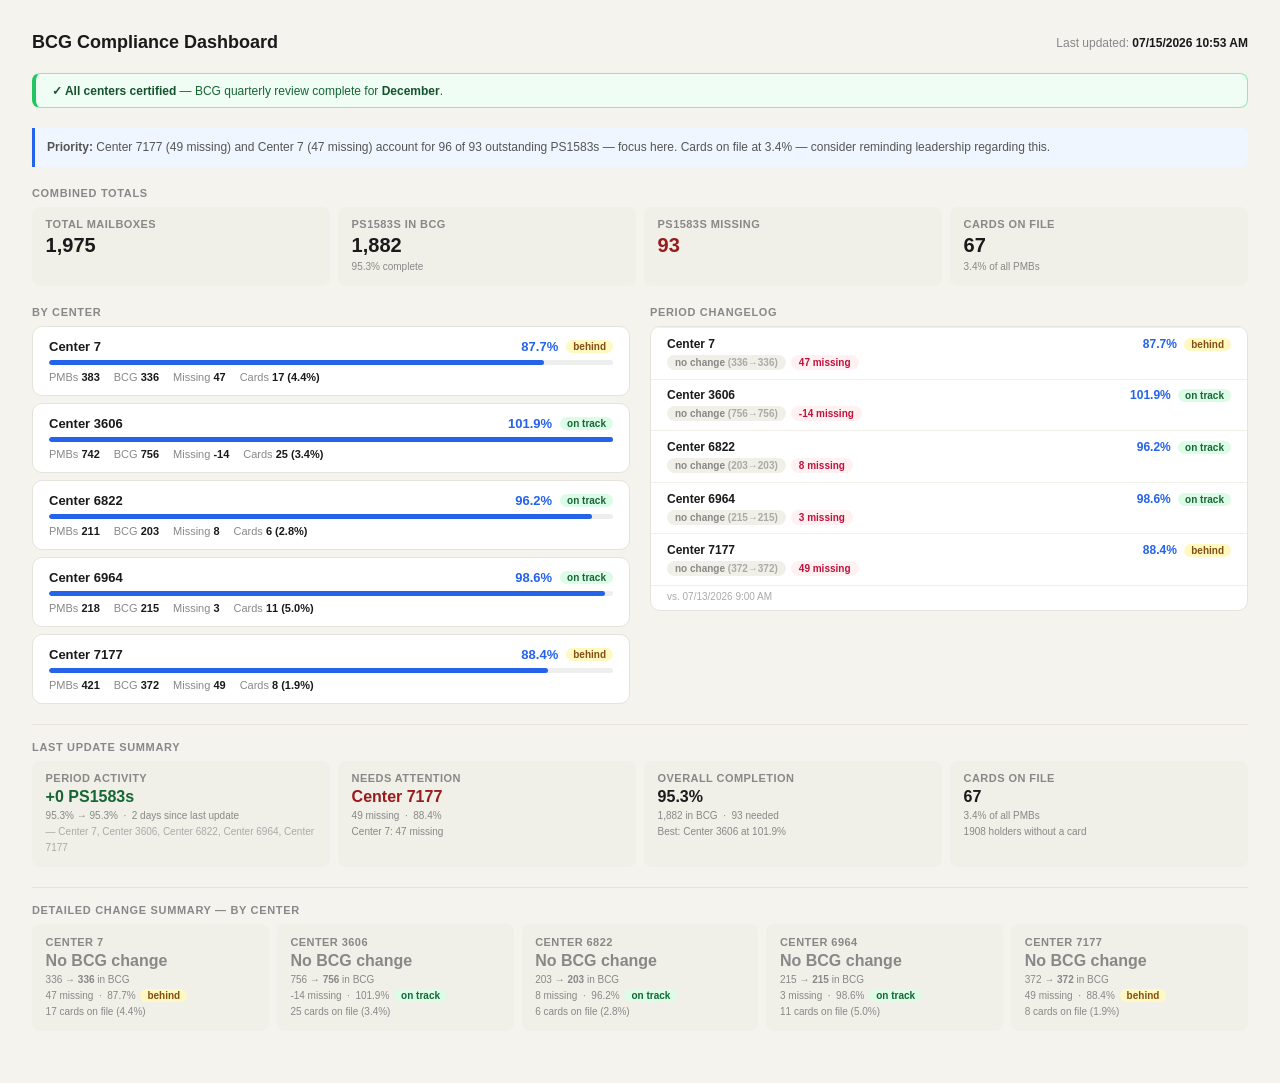
<file: dd scripts/Trello Automation - TUPSS x BCG/bcg_dashboard.html>
<!DOCTYPE html>
<html lang="en">
<head>
<meta charset="UTF-8">
<meta name="viewport" content="width=device-width, initial-scale=1.0">
<title>BCG Compliance Dashboard - TUPSS</title>
<style>
  * { box-sizing: border-box; margin: 0; padding: 0; }
  body { font-family: -apple-system, BlinkMacSystemFont, 'Segoe UI', sans-serif; background: #f4f3ee; color: #1a1a1a; padding: 2rem; }

  /* Header */
  .hdr { display: flex; justify-content: space-between; align-items: center; margin-bottom: 1.25rem; }
  .hdr h1 { font-size: 18px; font-weight: 600; }
  .hdr-ts { font-size: 12px; color: #888; }
  .hdr-ts strong { color: #1a1a1a; font-weight: 600; }
  .sec { font-size: 11px; font-weight: 600; text-transform: uppercase; letter-spacing: 0.06em; color: #888; margin-bottom: 8px; }

  /* Banners */
  .cert-banner        { display:none; background:#fff7ed; border:1px solid #fdba74; border-left:4px solid #f97316; border-radius:8px; padding:0.6rem 1rem; margin-bottom:1.25rem; font-size:12px; color:#9a3412; }
  .cert-banner strong { color:#7c2d12; }
  .cert-banner.done   { background:#f0fdf4; border-color:#86efac; border-left-color:#22c55e; color:#166534; }
  .cert-banner.done strong { color:#14532d; }
  .priority-inline    { font-size:12px; color:#555; line-height:1.6; margin-bottom:1.25rem; padding:0.6rem 0.75rem; background:#eff6ff; border-left:3px solid #2563eb; border-radius:0 6px 6px 0; }

  /* Metric cards (Combined Totals + Last Update Summary + Detailed Summary) */
  .grid-4 { display: grid; grid-template-columns: repeat(4, 1fr); gap: 8px; margin-bottom: 1.25rem; }
  .grid-5 { display: grid; grid-template-columns: repeat(5, 1fr); gap: 8px; margin-bottom: 1.25rem; }
  .fc { background: #f0efe8; border-radius: 8px; padding: 0.7rem 0.85rem; }
  .fc-label { font-size: 11px; font-weight: 600; text-transform: uppercase; letter-spacing: 0.04em; color: #888; margin-bottom: 4px; }
  .fc-value { font-size: 16px; font-weight: 600; color: #1a1a1a; margin-bottom: 2px; }
  .fc-value.lg { font-size: 20px; }
  .fc-sub   { font-size: 10px; color: #888; line-height: 1.6; }

  /* Badges */
  .badge  { font-size: 10px; padding: 1px 7px; border-radius: 99px; font-weight: 600; }
  .b-ok     { background: #dcfce7; color: #166534; }
  .b-warn   { background: #fef9c3; color: #854d0e; }
  .b-danger { background: #fee2e2; color: #991b1b; }

  /* Two-column section */
  .two-col { display: grid; grid-template-columns: 1fr 1fr; gap: 1.25rem; margin-bottom: 1.25rem; align-items: start; }

  /* By Center */
  .centers { display: flex; flex-direction: column; gap: 7px; }
  .cc { background: #fff; border: 1px solid #e5e3dc; border-radius: 10px; padding: 0.75rem 1rem; }
  .cc-top { display: flex; justify-content: space-between; align-items: center; margin-bottom: 6px; }
  .cc-name { font-size: 13px; font-weight: 600; }
  .cc-right { display: flex; align-items: center; gap: 8px; }
  .cc-pct { font-size: 13px; font-weight: 600; color: #2563eb; }
  .bar-track { background: #eee; border-radius: 99px; height: 5px; margin-bottom: 6px; overflow: hidden; }
  .bar-fill  { height: 100%; border-radius: 99px; background: #2563eb; }
  .cc-meta { display: flex; gap: 14px; flex-wrap: wrap; }
  .mi { font-size: 11px; color: #888; }
  .mi span { color: #1a1a1a; font-weight: 600; }

  /* Period Changelog */
  .combo { background: #fff; border: 1px solid #e5e3dc; border-radius: 10px; overflow: hidden; }
  .cl-row { border-top: 1px solid #f0efe8; padding: 0.55rem 1rem; }
  .cl-top { display: flex; justify-content: space-between; align-items: center; margin-bottom: 4px; }
  .cl-name { font-size: 12px; font-weight: 600; }
  .cl-pct  { font-size: 12px; font-weight: 600; color: #2563eb; }
  .cl-pills { display: flex; gap: 5px; flex-wrap: wrap; }
  .pill { font-size: 10px; padding: 2px 8px; border-radius: 99px; font-weight: 600; }
  .pill-up      { background:#dcfce7; color:#166534; }
  .pill-flat    { background:#f0efe8; color:#888; }
  .pill-down    { background:#fee2e2; color:#991b1b; }
  .pill-missing { background:#fff1f2; color:#be123c; }
  .ts-note { font-size: 10px; color: #aaa; padding: 5px 1rem 0.5rem; border-top: 1px solid #f0efe8; }

  .divider { height: 1px; background: #e5e3dc; margin: 1rem 0; }
  .d-up   { color: #166534; font-weight: 600; }
  .d-down { color: #991b1b; font-weight: 600; }
  .d-flat { color: #aaa; }
</style>
</head>
<body>

<div class="hdr">
  <h1>BCG Compliance Dashboard</h1>
  <span class="hdr-ts">Last updated: <strong id="headerTimestamp"></strong></span>
</div>

<div id="certBanner" class="cert-banner"></div>
<div id="priorityBanner"></div>

<p class="sec">Combined Totals</p>
<div class="grid-4" id="totals"></div>

<div class="two-col">
  <div>
    <p class="sec">By Center</p>
    <div class="centers" id="centers"></div>
  </div>
  <div>
    <p class="sec">Period Changelog</p>
    <div class="combo" id="combo"></div>
  </div>
</div>

<div class="divider"></div>

<p class="sec">Last Update Summary</p>
<div class="grid-4" id="footerStats"></div>

<div class="divider"></div>

<p class="sec">Detailed Change Summary — By Center</p>
<div class="grid-5" id="detailSummary"></div>

<script>
const CENTERS = [
  { store:'7',    label:'Center 7',    pmb:383, bcg:336, cards:17, cardId:'6a1faa79677d65ad42f436e1', itemId:'6a1faa7a677d65ad42f4371c' },
  { store:'3606', label:'Center 3606', pmb:742, bcg:756, cards:25, cardId:'6a1fadaa06ba961514ded7e1', itemId:'6a1fadaa06ba961514ded81c' },
  { store:'6822', label:'Center 6822', pmb:211, bcg:203, cards:6,  cardId:'6a1e3f55d3b5367023f00612', itemId:'6a1e3f55d3b5367023f0064b' },
  { store:'6964', label:'Center 6964', pmb:218, bcg:215, cards:11, cardId:'6a1fa76ddc47ca7e49878d34', itemId:'6a1fa76ddc47ca7e49878d6f' },
  { store:'7177', label:'Center 7177', pmb:421, bcg:372, cards:8,  cardId:'6a1fa5eb339ee1fcf2112488', itemId:'6a1fa5eb339ee1fcf21124c3' },
];

function bc(pct) { return pct >= 95 ? 'b-ok' : pct >= 85 ? 'b-warn' : 'b-danger'; }
function bl(pct) { return pct >= 95 ? 'on track' : pct >= 85 ? 'behind' : 'needs attention'; }
function fmt(d)  {
  return d.toLocaleDateString('en-US',{month:'2-digit',day:'2-digit',year:'numeric'}) + ' ' +
         d.toLocaleTimeString('en-US',{hour:'numeric',minute:'2-digit'});
}

function renderTotals() {
  const totalP = CENTERS.reduce((s,c) => s+c.pmb, 0);
  const totalB = CENTERS.reduce((s,c) => s+c.bcg, 0);
  const totalC = CENTERS.reduce((s,c) => s+c.cards, 0);
  const pct    = (totalB/totalP*100).toFixed(1);
  document.getElementById('totals').innerHTML = `
    <div class="fc"><div class="fc-label">Total Mailboxes</div><div class="fc-value lg">${totalP.toLocaleString()}</div></div>
    <div class="fc"><div class="fc-label">PS1583s In BCG</div><div class="fc-value lg">${totalB.toLocaleString()}</div><div class="fc-sub">${pct}% complete</div></div>
    <div class="fc"><div class="fc-label">PS1583s Missing</div><div class="fc-value lg" style="color:#991b1b">${totalP-totalB}</div></div>
    <div class="fc"><div class="fc-label">Cards On File</div><div class="fc-value lg">${totalC}</div><div class="fc-sub">${(totalC/totalP*100).toFixed(1)}% of all PMBs</div></div>
  `;
}

function renderCenters() {
  document.getElementById('centers').innerHTML = CENTERS.map(c => {
    const pct     = (c.bcg/c.pmb*100).toFixed(1);
    const missing = c.pmb - c.bcg;
    const cardPct = (c.cards/c.pmb*100).toFixed(1);
    return `<div class="cc">
      <div class="cc-top">
        <span class="cc-name">${c.label}</span>
        <div class="cc-right"><span class="cc-pct">${pct}%</span><span class="badge ${bc(parseFloat(pct))}">${bl(parseFloat(pct))}</span></div>
      </div>
      <div class="bar-track"><div class="bar-fill" style="width:${pct}%"></div></div>
      <div class="cc-meta">
        <div class="mi">PMBs <span>${c.pmb}</span></div>
        <div class="mi">BCG <span>${c.bcg}</span></div>
        <div class="mi">Missing <span>${missing}</span></div>
        <div class="mi">Cards <span>${c.cards} (${cardPct}%)</span></div>
      </div>
    </div>`;
  }).join('');
}

function renderAll(snapshot, prevDate, now) {
  const totalP    = CENTERS.reduce((s,c) => s+c.pmb, 0);
  const newTotalB = CENTERS.reduce((s,c) => s+c.bcg, 0);
  const oldTotalB = snapshot.reduce((s,v) => s+v, 0);
  const diff      = newTotalB - oldTotalB;
  const newPct    = (newTotalB/totalP*100).toFixed(1);
  const oldPct    = (oldTotalB/totalP*100).toFixed(1);
  const totalC    = CENTERS.reduce((s,c) => s+c.cards, 0);
  const daysSince = Math.round((now - prevDate) / (1000*60*60*24));

  document.getElementById('headerTimestamp').textContent = fmt(now);

  // ── Priority banner ──────────────────────────────────────────
  const byMissing = [...CENTERS].map(c => ({...c, missing:c.pmb-c.bcg})).sort((a,b) => b.missing-a.missing);
  document.getElementById('priorityBanner').innerHTML =
    `<div class="priority-inline"><strong>Priority:</strong> ${byMissing[0].label} (${byMissing[0].missing} missing) and ${byMissing[1].label} (${byMissing[1].missing} missing) account for ${byMissing[0].missing+byMissing[1].missing} of ${totalP-newTotalB} outstanding PS1583s — focus here. Cards on file at ${(totalC/totalP*100).toFixed(1)}% — consider reminding leadership regarding this.</div>`;

  // ── Period Changelog ─────────────────────────────────────────
  document.getElementById('combo').innerHTML = CENTERS.map((c,i) => {
    const d   = c.bcg - snapshot[i];
    const pct = (c.bcg/c.pmb*100).toFixed(1);
    const pillCls = d > 0 ? 'pill-up' : d < 0 ? 'pill-down' : 'pill-flat';
    const pillLbl = d > 0 ? `+${d} uploaded` : d < 0 ? `${d} removed` : 'no change';
    const dCls    = d > 0 ? 'd-up' : d < 0 ? 'd-down' : 'd-flat';
    return `<div class="cl-row">
      <div class="cl-top">
        <span class="cl-name">${c.label}</span>
        <span class="cl-pct">${pct}% <span class="badge ${bc(parseFloat(pct))}" style="margin-left:4px">${bl(parseFloat(pct))}</span></span>
      </div>
      <div class="cl-pills">
        <span class="pill ${pillCls}">${pillLbl} <span class="${dCls}">(${snapshot[i]}→${c.bcg})</span></span>
        <span class="pill pill-missing">${c.pmb-c.bcg} missing</span>
      </div>
    </div>`;
  }).join('') + `<p class="ts-note">vs. ${fmt(prevDate)}</p>`;

  // ── Last Update Summary ──────────────────────────────────────
  const improved  = CENTERS.filter((c,i) => c.bcg > snapshot[i]);
  const flat      = CENTERS.filter((c,i) => c.bcg === snapshot[i]);
  const declined  = CENTERS.filter((c,i) => c.bcg < snapshot[i]);
  const bestPct   = Math.max(...CENTERS.map(c => c.bcg/c.pmb*100));
  const bestCenter= CENTERS.find(c => (c.bcg/c.pmb*100) === bestPct);

  document.getElementById('footerStats').innerHTML = `
    <div class="fc">
      <div class="fc-label">Period Activity</div>
      <div class="fc-value" style="color:${diff>=0?'#166534':'#991b1b'}">${diff>=0?'+':''}${diff} PS1583s</div>
      <div class="fc-sub">${oldPct}% → ${newPct}% &nbsp;·&nbsp; ${daysSince} day${daysSince!==1?'s':''} since last update</div>
      <div class="fc-sub">
        ${improved.length?`<span style="color:#166534">▲ ${improved.map(c=>c.label).join(', ')}</span>`:''}
        ${improved.length&&flat.length?' · ':''}
        ${flat.length?`<span style="color:#aaa">— ${flat.map(c=>c.label).join(', ')}</span>`:''}
        ${declined.length?` · <span style="color:#991b1b">▼ ${declined.map(c=>c.label).join(', ')}</span>`:''}
      </div>
    </div>
    <div class="fc">
      <div class="fc-label">Needs Attention</div>
      <div class="fc-value" style="color:#991b1b">${byMissing[0].label}</div>
      <div class="fc-sub">${byMissing[0].missing} missing &nbsp;·&nbsp; ${(byMissing[0].bcg/byMissing[0].pmb*100).toFixed(1)}%</div>
      <div class="fc-sub">${byMissing[1].label}: ${byMissing[1].missing} missing</div>
    </div>
    <div class="fc">
      <div class="fc-label">Overall Completion</div>
      <div class="fc-value">${newPct}%</div>
      <div class="fc-sub">${newTotalB.toLocaleString()} in BCG &nbsp;·&nbsp; ${totalP-newTotalB} needed</div>
      <div class="fc-sub">Best: ${bestCenter.label} at ${bestPct.toFixed(1)}%</div>
    </div>
    <div class="fc">
      <div class="fc-label">Cards On File</div>
      <div class="fc-value">${totalC}</div>
      <div class="fc-sub">${(totalC/totalP*100).toFixed(1)}% of all PMBs</div>
      <div class="fc-sub">${totalP-totalC} holders without a card</div>
    </div>
  `;

  // ── Detailed Change Summary (fc-style, one card per center) ──
  document.getElementById('detailSummary').innerHTML = CENTERS.map((c,i) => {
    const d       = c.bcg - snapshot[i];
    const pct     = (c.bcg/c.pmb*100).toFixed(1);
    const missing = c.pmb - c.bcg;
    const dColor  = d > 0 ? '#166534' : d < 0 ? '#991b1b' : '#888';
    const dLabel  = d > 0 ? `+${d} PS1583s uploaded` : d < 0 ? `${d} PS1583s removed` : 'No BCG change';
    return `<div class="fc">
      <div class="fc-label">${c.label}</div>
      <div class="fc-value" style="color:${dColor}">${dLabel}</div>
      <div class="fc-sub">${snapshot[i]} → <strong>${c.bcg}</strong> in BCG</div>
      <div class="fc-sub">${missing} missing &nbsp;·&nbsp; ${pct}% <span class="badge ${bc(parseFloat(pct))}" style="vertical-align:middle;margin-left:2px">${bl(parseFloat(pct))}</span></div>
      <div class="fc-sub">${c.cards} cards on file (${(c.cards/c.pmb*100).toFixed(1)}%)</div>
    </div>`;
  }).join('');
}

// ── SET THIS EACH MONTH ──────────────────────────────────────
// true  = all centers certified → green banner
// false = window open → orange countdown
const CERTIFIED = true;
// ─────────────────────────────────────────────────────────────

(function() {
  const now    = new Date();
  const day    = now.getDate();
  const banner = document.getElementById('certBanner');
  const month  = now.toLocaleDateString('en-US',{month:'long'});
  if (CERTIFIED) {
    banner.style.display = 'block';
    banner.classList.add('done');
    banner.innerHTML = `<strong>✓ All centers certified</strong> — BCG quarterly review complete for <strong>${month}</strong>.`;
  } else if (day >= 1 && day <= 15) {
    banner.style.display = 'block';
    const left = 15 - day;
    banner.innerHTML = `<strong>Full review window open</strong> — Certify in BCG by <strong>${month} 15</strong>. ${left===0?'<strong>Due today.</strong>':`<strong>${left} day${left!==1?'s':''} remaining.</strong>`}`;
  }
})();

renderTotals();
renderCenters();

const lastSnapshot = [336, 756, 203, 215, 372];
const lastUpdate   = new Date('2026-07-13T09:00:00');
const thisUpdate   = new Date('2026-07-15T10:53:39');
renderAll(lastSnapshot, lastUpdate, thisUpdate);
</script>
</body>
</html>
</file>
